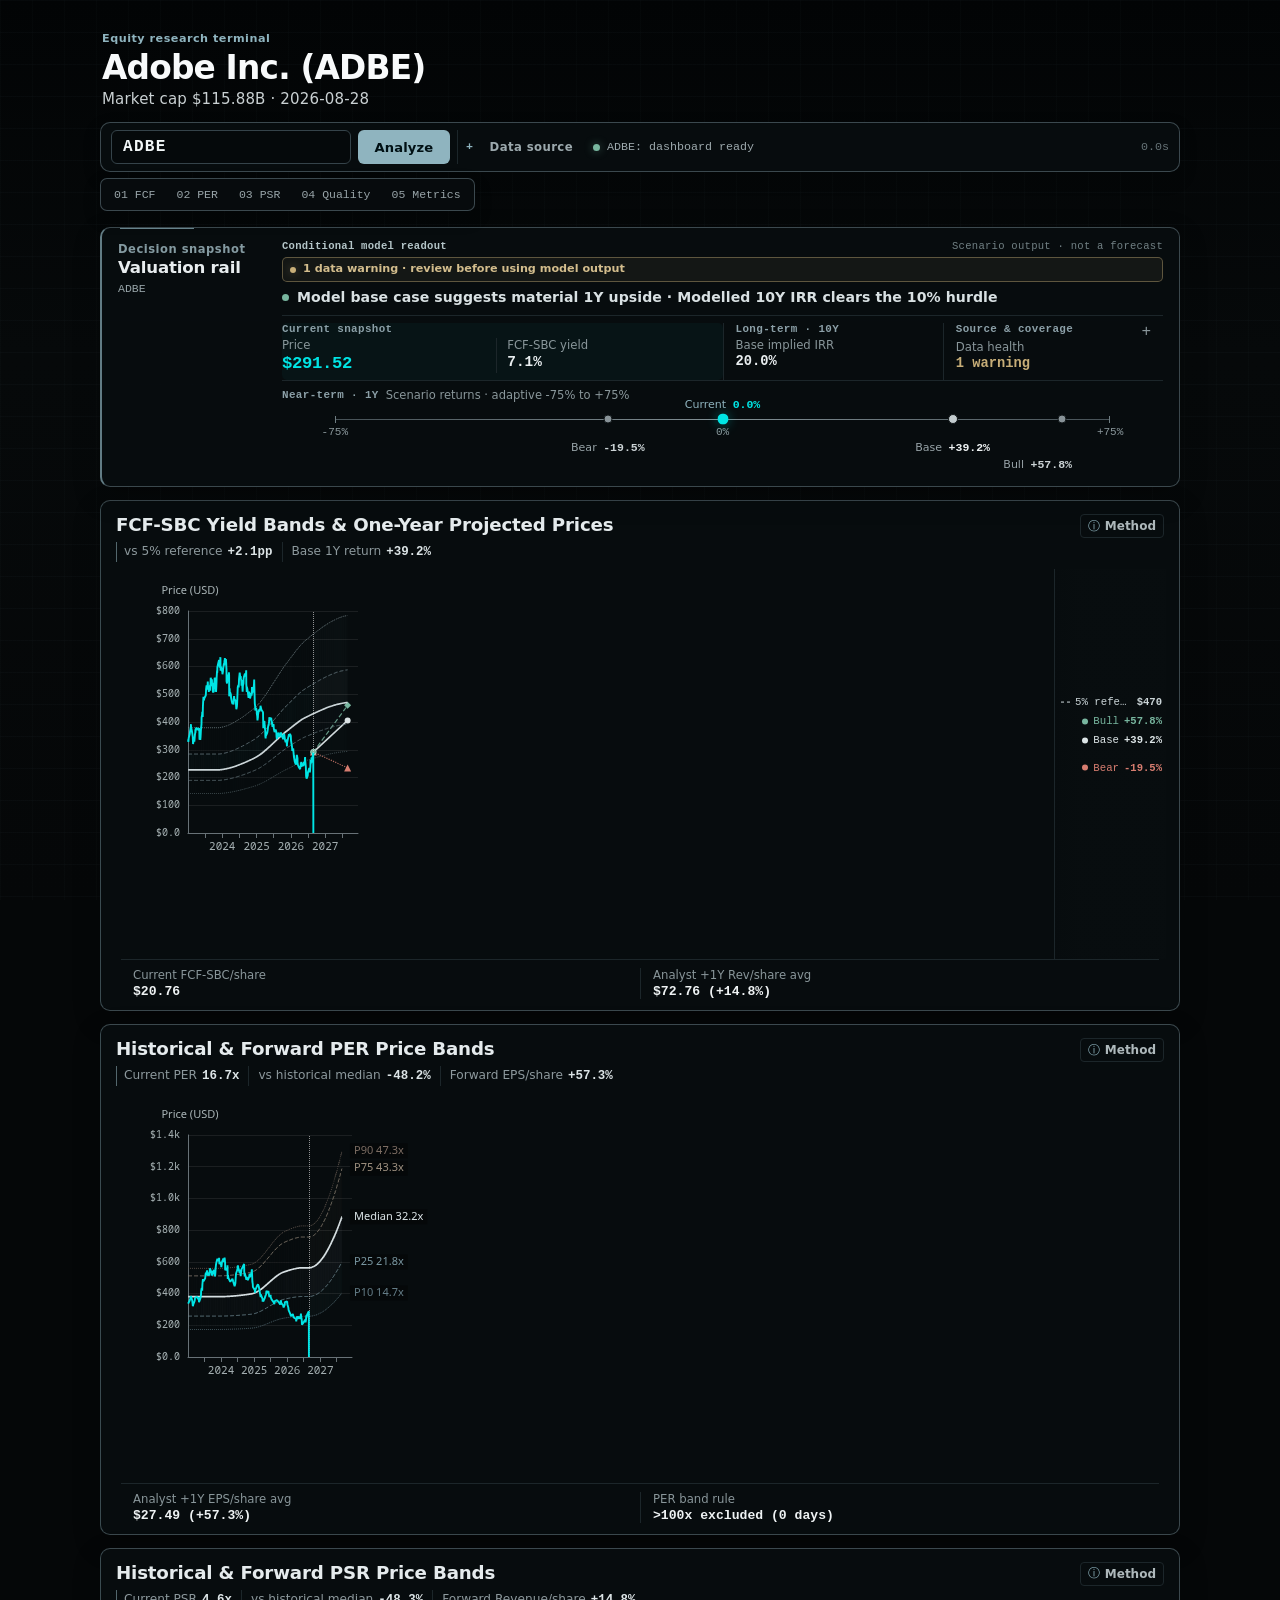
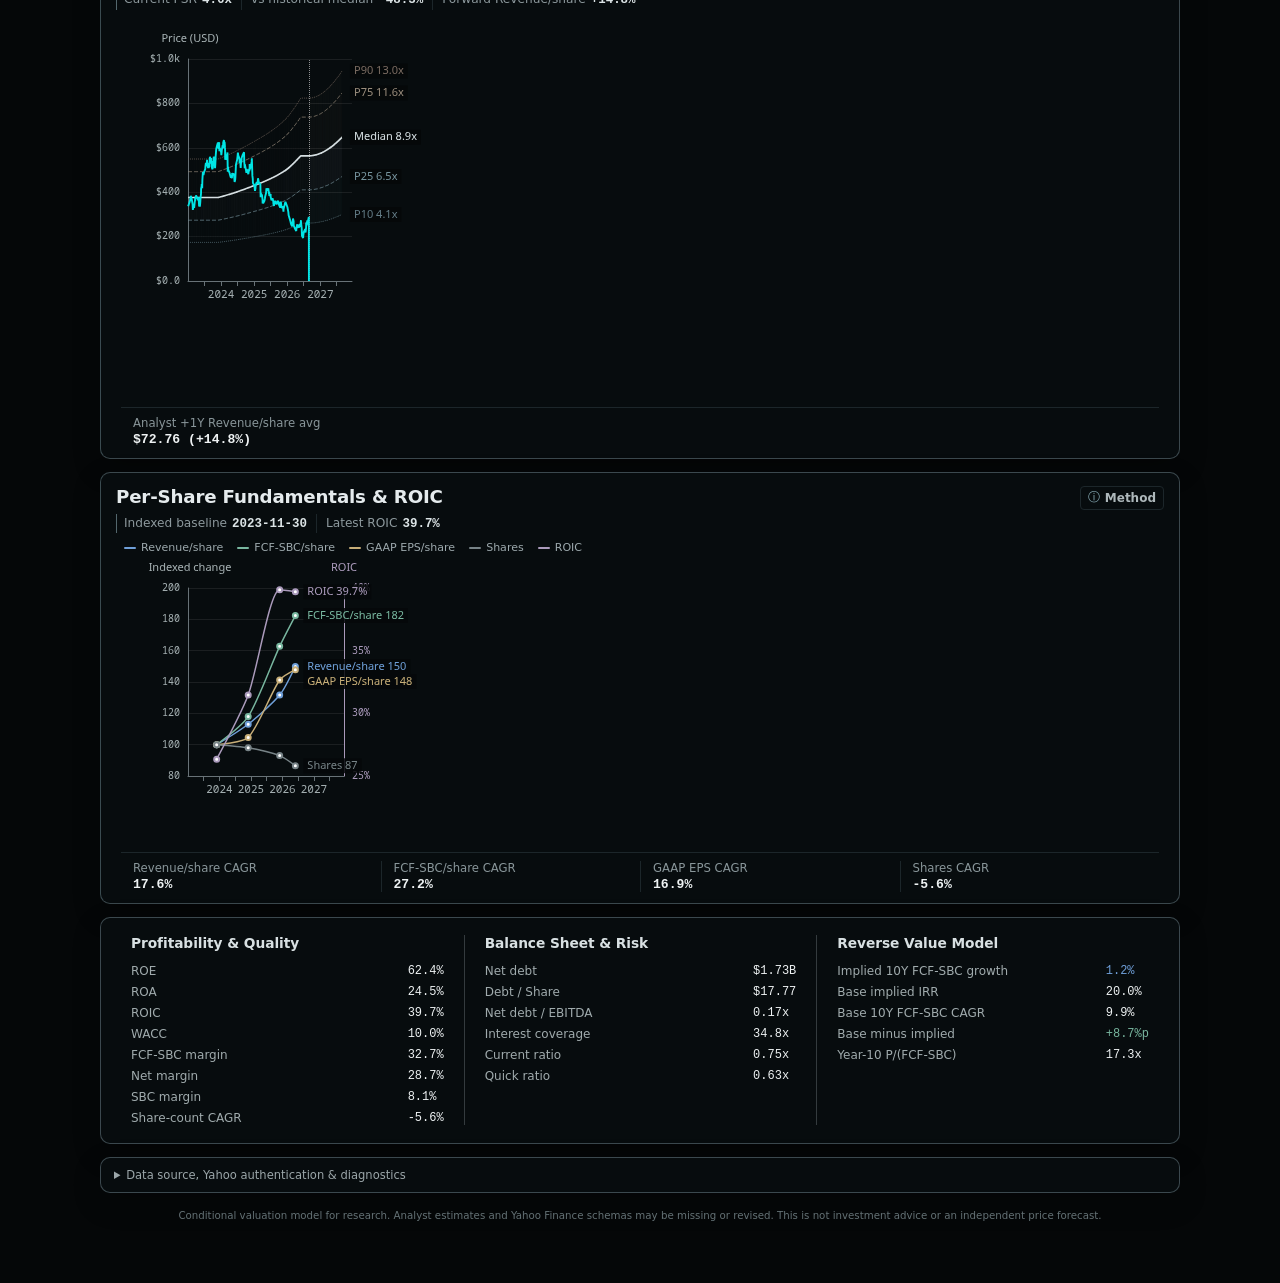
<file: plots/20260830/adbe-dashboard-mobile.html>
<!doctype html>
<html lang="en" style="--control-dock-offset: 132px;"><head>
  <meta charset="UTF-8">
  <meta name="viewport" content="width=device-width, initial-scale=1">
  <meta name="color-scheme" content="dark">
  <meta name="description" content="Yahoo Finance data-driven stock valuation dashboard">
  <title>Stock Value Dashboard — mobile static render</title>
  
  
  
<style data-snapshot-source="style.css">* {
  box-sizing: border-box;
}

:root {
  color-scheme: dark;
  font-family: Inter, ui-sans-serif, system-ui, -apple-system, sans-serif;
  background: #050708;
  color: #f1f5f6;
  font-synthesis: none;
  --bg: #050708;
  --panel: #090d0f;
  --panel-soft: #0c1215;
  --border: #30383c;
  --border-soft: #1c262a;
  --ui-accent: #8fb4bf;
  --ui-accent-hover: #b6cbd1;
  --muted: #9ca9ad;
  --muted-2: #707d81;
  --green: #78b69f;
  --red: #d77d70;
  --data-blue: #6f9fd8;
  --font-numeric: ui-monospace, SFMono-Regular, Menlo, Consolas, monospace;
  --control-dock-offset: 108px;
  --card-radius: 10px;
  --card-border: rgba(73, 88, 94, 0.8);
  --card-background: rgba(8, 13, 15, 0.94);
  --card-shadow: 0 10px 28px rgba(0, 0, 0, 0.22);
}

html {
  min-width: 320px;
  background: var(--bg);
}

body {
  margin: 0;
  min-width: 320px;
  min-height: 100vh;
  background-color: var(--bg);
  background:
    linear-gradient(rgba(143, 180, 191, 0.026) 1px, transparent 1px),
    linear-gradient(90deg, rgba(143, 180, 191, 0.02) 1px, transparent 1px),
    linear-gradient(180deg, #020405 0, #06090a 22rem, #050708 100%);
  background-attachment: fixed;
  background-size: 32px 32px, 32px 32px, 100% 100%;
}

button,
input {
  font: inherit;
}

button {
  border: 0;
}

.page-shell {
  width: min(100% - 28px, 1080px);
  margin: 0 auto;
  padding: 30px 0 60px;
}

.hero {
  padding: 2px 2px 14px;
  text-align: left;
}

.eyebrow,
.chart-kicker {
  margin: 0;
  color: var(--ui-accent);
  font-size: 0.7rem;
  font-weight: 650;
  letter-spacing: 0.045em;
}

.hero h1 {
  margin: 4px 0 3px;
  color: #f8fafb;
  font-size: clamp(1.45rem, 3vw, 2.05rem);
  font-weight: 560;
  letter-spacing: -0.025em;
}

.market-summary {
  margin: 0;
  color: #c9d0d2;
  font-size: clamp(0.78rem, 1.8vw, 0.94rem);
  letter-spacing: 0.01em;
}

.control-dock {
  position: sticky;
  top: 10px;
  z-index: 20;
  margin-bottom: 16px;
}

.query-panel {
  position: relative;
  margin-bottom: 0;
  border: 1px solid var(--card-border);
  border-radius: var(--card-radius);
  background: var(--card-background);
  box-shadow: var(--card-shadow);
  padding: 12px 14px 9px;
  backdrop-filter: blur(12px);
}

.query-form {
  display: grid;
  grid-template-columns: minmax(140px, 1fr) auto;
  align-items: end;
  gap: 10px;
}

.field {
  display: grid;
  gap: 5px;
}

.field > span {
  color: #96a3a7;
  font-size: 0.7rem;
  font-weight: 650;
  letter-spacing: 0.015em;
}

.field input {
  width: 100%;
  min-height: 39px;
  border: 1px solid #35434a;
  border-radius: 6px;
  outline: 0;
  background: #05090b;
  padding: 0 11px;
  color: #f3f8f9;
  transition: border-color 120ms ease, box-shadow 120ms ease;
}

.ticker-field input {
  font-family: var(--font-numeric);
  text-transform: uppercase;
  font-weight: 800;
  letter-spacing: 0.08em;
}

.field input:focus {
  border-color: var(--ui-accent);
  box-shadow: 0 0 0 2px rgba(143, 180, 191, 0.14);
}

#analyze-button {
  display: inline-flex;
  min-width: 116px;
  min-height: 39px;
  align-items: center;
  justify-content: center;
  gap: 8px;
  border-radius: 6px;
  background: var(--ui-accent);
  color: #001014;
  cursor: pointer;
  font-size: 0.82rem;
  font-weight: 750;
  letter-spacing: 0.01em;
  transition: background 120ms ease, transform 120ms ease, opacity 120ms ease;
}

#analyze-button:hover:not(:disabled) {
  background: var(--ui-accent-hover);
  transform: translateY(-1px);
}

#analyze-button:disabled {
  cursor: wait;
  opacity: 0.62;
}

.worker-settings {
  grid-column: 1 / -1;
  border-top: 1px solid var(--border-soft);
  color: var(--muted);
  font-size: 0.73rem;
}

.worker-settings summary {
  display: flex;
  align-items: center;
  justify-content: space-between;
  gap: 12px;
  padding: 7px 1px 0;
  cursor: pointer;
  font-weight: 700;
  letter-spacing: 0.035em;
  list-style: none;
  user-select: none;
}

.worker-settings summary::-webkit-details-marker {
  display: none;
}

.worker-settings summary::before {
  content: "+";
  width: 1em;
  color: var(--ui-accent);
  font-family: ui-monospace, SFMono-Regular, Menlo, monospace;
}

.worker-settings[open] summary::before {
  content: "−";
}

.worker-settings summary > :first-child {
  margin-right: auto;
}

.settings-summary-detail {
  color: var(--muted-2);
  font-weight: 500;
}

.worker-settings .worker-field {
  margin-top: 9px;
  padding: 0 0 3px 17px;
}

.button-spinner {
  display: none;
  width: 13px;
  height: 13px;
  border: 2px solid rgba(0, 20, 24, 0.25);
  border-top-color: #001014;
  border-radius: 50%;
  animation: spin 700ms linear infinite;
}

#analyze-button.loading .button-spinner {
  display: inline-block;
}

@keyframes spin {
  to { transform: rotate(360deg); }
}

.status-row {
  display: flex;
  min-height: 20px;
  align-items: center;
  gap: 7px;
  margin-top: 7px;
  color: #9da9ad;
  font-family: ui-monospace, SFMono-Regular, Menlo, monospace;
  font-size: 0.73rem;
}

.status-dot {
  width: 7px;
  height: 7px;
  flex: 0 0 auto;
  border-radius: 50%;
  background: #68767a;
}

.status-dot.loading {
  background: var(--ui-accent);
  box-shadow: 0 0 10px rgba(143, 180, 191, 0.58);
}

.status-dot.success {
  background: var(--green);
  box-shadow: 0 0 10px rgba(120, 182, 159, 0.45);
}

.status-dot.warning {
  background: #c7ae78;
}

.status-dot.error {
  background: var(--red);
  box-shadow: 0 0 10px rgba(215, 125, 112, 0.45);
}

.elapsed-text {
  margin-left: auto;
  color: #667377;
}

.loading-progress {
  grid-column: 1 / -1;
  display: grid;
  grid-template-columns: repeat(3, minmax(0, 1fr));
  gap: 6px;
  margin: 7px 0 1px;
  padding: 0;
  color: var(--muted-2);
  font-family: var(--font-numeric);
  font-size: 0.66rem;
  list-style: none;
}

.loading-progress[hidden] {
  display: none;
}

.loading-progress li {
  position: relative;
  display: flex;
  min-width: 0;
  align-items: center;
  gap: 5px;
  overflow: hidden;
  border: 1px solid transparent;
  border-radius: 4px;
  padding: 3px 4px;
  white-space: nowrap;
}

.loading-progress li::before {
  width: 6px;
  height: 6px;
  flex: 0 0 auto;
  border: 1px solid #4a575c;
  border-radius: 50%;
  background: transparent;
  content: "";
}

.loading-step-name {
  min-width: 0;
  overflow: hidden;
  text-overflow: ellipsis;
}

.loading-step-name-compact {
  display: none;
}

.loading-step-state {
  margin-left: auto;
  color: #6f7d81;
  font-size: 0.59rem;
  font-weight: 600;
}

.loading-progress li.active {
  border-color: rgba(143, 180, 191, 0.3);
  color: #d7e1e3;
}

.loading-progress li.active::before {
  border-color: var(--ui-accent);
  background: var(--ui-accent);
  box-shadow: 0 0 8px rgba(143, 180, 191, 0.58);
}

.loading-progress li.active .loading-step-state {
  color: var(--ui-accent-hover);
}

.loading-progress li.ready {
  color: #b7c8c9;
}

.loading-progress li.ready::before {
  border-color: var(--green);
  background: var(--green);
}

.loading-progress li.ready .loading-step-state {
  color: #87a99e;
}

.loading-progress li.review {
  border-color: rgba(199, 174, 120, 0.25);
  color: #c7b995;
}

.loading-progress li.review::before {
  border-color: #c7ae78;
  background: #c7ae78;
}

.loading-progress li.review .loading-step-state {
  color: #c7ae78;
}

body.dashboard-ready .query-panel {
  display: grid;
  grid-template-columns: minmax(340px, 470px) minmax(0, 1fr);
  align-items: center;
  gap: 12px;
  padding: 7px 10px;
  box-shadow: 0 7px 18px rgba(0, 0, 0, 0.18);
}

body.dashboard-ready .query-form {
  grid-template-columns: minmax(120px, 1fr) auto auto;
  align-items: center;
  gap: 7px;
}

body.dashboard-ready .ticker-field > span {
  display: none;
}

body.dashboard-ready .field input,
body.dashboard-ready #analyze-button {
  min-height: 34px;
}

body.dashboard-ready #analyze-button {
  min-width: 92px;
}

body.dashboard-ready .worker-settings {
  position: relative;
  grid-column: auto;
  border-top: 0;
}

body.dashboard-ready .worker-settings summary {
  min-height: 34px;
  justify-content: flex-start;
  padding: 0 8px;
  border-left: 1px solid var(--border-soft);
}

body.dashboard-ready .settings-summary-detail {
  display: none;
}

body.dashboard-ready .worker-settings .worker-field {
  position: absolute;
  top: 40px;
  right: 0;
  z-index: 30;
  width: min(420px, calc(100vw - 32px));
  margin: 0;
  border: 1px solid var(--card-border);
  border-radius: 7px;
  background: #080d0f;
  box-shadow: var(--card-shadow);
  padding: 10px;
}

body.dashboard-ready .status-row {
  min-width: 0;
  margin-top: 0;
}

body.dashboard-ready #status-text {
  overflow: hidden;
  text-overflow: ellipsis;
  white-space: nowrap;
}

.dashboard {
  display: grid;
  gap: 13px;
}

.dashboard[hidden] {
  display: none;
}

.valuation-rail {
  position: relative;
  display: grid;
  grid-template-columns: 148px minmax(0, 1fr);
  column-gap: 16px;
  padding: 12px 16px 9px;
  border-left: 2px solid rgba(143, 180, 191, 0.68);
}

.valuation-rail::before {
  position: absolute;
  top: 0;
  left: 18px;
  width: 74px;
  height: 1px;
  background: var(--ui-accent);
  content: "";
  opacity: 0.72;
}

.rail-header {
  padding-top: 2px;
}

.rail-kicker {
  margin: 0 0 2px;
  color: #849aa1;
  font-size: 0.72rem;
  font-weight: 650;
  letter-spacing: 0.045em;
}

.rail-header h2 {
  margin: 0;
  color: #e8edef;
  font-size: 1.04rem;
  font-weight: 700;
  letter-spacing: -0.012em;
}

.rail-context {
  margin: 5px 0 0;
  color: #97a4a8;
  font-family: var(--font-numeric);
  font-size: 0.72rem;
}

.rail-body {
  min-width: 0;
}

.rail-readout-meta {
  display: flex;
  align-items: baseline;
  justify-content: space-between;
  gap: 12px;
  margin: 0 0 5px;
  color: #839196;
  font-family: var(--font-numeric);
  font-size: 0.66rem;
  letter-spacing: 0.025em;
}

.rail-readout-meta span:first-child {
  color: #b4c5c8;
  font-weight: 700;
}

.rail-readout-meta span:last-child {
  color: #718084;
  text-align: right;
}

.rail-data-notice {
  display: flex;
  min-height: 25px;
  align-items: center;
  gap: 7px;
  margin: 0 0 6px;
  border: 1px solid rgba(199, 174, 120, 0.42);
  border-radius: 5px;
  background: rgba(199, 174, 120, 0.07);
  padding: 4px 7px;
  color: #d3bd8d;
  font-size: 0.7rem;
  line-height: 1.3;
}

.rail-data-notice[hidden] {
  display: none;
}

.rail-data-notice-dot {
  width: 6px;
  height: 6px;
  flex: 0 0 auto;
  border-radius: 50%;
  background: #c7ae78;
  box-shadow: 0 0 8px rgba(199, 174, 120, 0.35);
}

.rail-verdict {
  display: flex;
  min-height: 25px;
  align-items: center;
  gap: 8px;
  margin: 0 0 7px;
  border-bottom: 1px solid var(--border-soft);
  padding: 0 0 8px;
  color: #d9e1e3;
  font-size: 0.88rem;
  font-weight: 650;
  line-height: 1.35;
  letter-spacing: 0.005em;
}

.rail-verdict::before {
  width: 7px;
  height: 7px;
  flex: 0 0 auto;
  border-radius: 50%;
  background: #89969a;
  content: "";
}

.rail-verdict.verdict-positive::before { background: var(--green); }
.rail-verdict.verdict-caution::before { background: #c7ae78; }
.rail-verdict.verdict-negative::before { background: var(--red); }

.rail-verdict-copy {
  min-width: 0;
}

.rail-current-group {
  border-radius: 5px;
  background: rgba(0, 229, 229, 0.035);
  padding-top: 6px;
  padding-bottom: 8px;
}

.rail-current-group .rail-metric:first-child > strong {
  color: #00e5e5;
  font-size: 1.08rem;
  letter-spacing: -0.02em;
}

.rail-current-group .rail-metric + .rail-metric > strong {
  font-size: 0.9rem;
}

.rail-verdict-qualifier {
  flex: 0 0 auto;
  margin-left: auto;
  border: 1px solid rgba(199, 174, 120, 0.34);
  border-radius: 999px;
  padding: 2px 7px;
  color: #c7ae78;
  font-family: var(--font-numeric);
  font-size: 0.66rem;
  font-weight: 600;
  white-space: nowrap;
}

.rail-metrics {
  display: grid;
  grid-template-columns: minmax(220px, 2fr) minmax(130px, 1fr) minmax(150px, 1fr);
  min-width: 0;
  margin: 0;
  border-bottom: 1px solid var(--border-soft);
}

.rail-metric-group {
  position: relative;
  min-width: 0;
  padding: 0 12px 7px;
}

.rail-metric-group:first-child {
  padding-left: 0;
}

.rail-metric-group + .rail-metric-group {
  border-left: 1px solid var(--border-soft);
}

.rail-group-label {
  display: block;
  margin-bottom: 3px;
  color: #8ca0a8;
  font-family: var(--font-numeric);
  font-size: 0.68rem;
  font-weight: 700;
  letter-spacing: 0.035em;
}

.rail-group-values {
  display: grid;
  grid-template-columns: repeat(2, minmax(0, 1fr));
}

.rail-metric {
  display: grid;
  min-width: 0;
  align-content: start;
  gap: 2px;
}

.rail-current-group .rail-metric {
  padding-right: 10px;
}

.rail-current-group .rail-metric + .rail-metric {
  border-left: 1px solid var(--border-soft);
  padding-right: 0;
  padding-left: 10px;
}

.rail-metric-label {
  overflow: hidden;
  color: #89969a;
  font-size: 0.73rem;
  text-overflow: ellipsis;
  white-space: nowrap;
}

.rail-metric > strong,
.rail-health-details summary > strong {
  overflow: hidden;
  color: #e9eef0;
  font-family: var(--font-numeric);
  font-size: 0.86rem;
  font-variant-numeric: tabular-nums;
  font-weight: 650;
  text-overflow: ellipsis;
  white-space: nowrap;
}

.rail-health-details summary {
  position: relative;
  display: grid;
  gap: 2px;
  cursor: pointer;
  list-style: none;
}

.rail-health-details summary::-webkit-details-marker {
  display: none;
}

.rail-health-details summary::after {
  position: absolute;
  top: 0;
  right: 0;
  color: #8a979b;
  content: "+";
  font-family: var(--font-numeric);
}

.rail-health-details[open] summary::after {
  content: "−";
}

.rail-health-details summary > strong.rail-health-warning {
  color: #c7ae78;
}

.rail-health-popover {
  position: absolute;
  top: calc(100% + 8px);
  right: 0;
  z-index: 40;
  width: min(390px, calc(100vw - 34px));
  max-height: min(70vh, 520px);
  overflow-y: auto;
  border: 1px solid var(--card-border);
  border-radius: 7px;
  background: #080d0f;
  box-shadow: 0 14px 32px rgba(0, 0, 0, 0.42);
  padding: 10px 12px;
  color: #9ca9ad;
  font-size: 0.75rem;
  line-height: 1.45;
}

.rail-health-popover p {
  margin: 0;
  color: #cbd3d5;
}

.rail-health-popover h3 {
  margin: 10px 0 4px;
  color: #9dabad;
  font-size: 0.68rem;
  font-weight: 700;
  letter-spacing: 0.04em;
  text-transform: uppercase;
}

.rail-health-popover ul {
  display: grid;
  gap: 4px;
  margin: 0 0 7px;
  padding: 0;
  list-style: none;
}

.rail-health-popover li {
  display: flex;
  justify-content: space-between;
  gap: 12px;
  border-top: 1px solid var(--border-soft);
  padding-top: 4px;
}

.rail-health-popover li > span {
  display: grid;
  min-width: 0;
  gap: 2px;
}

.rail-health-popover li small {
  color: #8d999d;
  font-size: 0.69rem;
  line-height: 1.35;
}

.rail-health-popover li > strong {
  color: #d8e0e2;
  font-family: var(--font-numeric);
  font-weight: 600;
}

.rail-health-popover li > strong.endpoint-failed {
  color: #c7ae78;
}

.rail-health-popover a {
  color: var(--ui-accent-hover);
  text-decoration: none;
}

.valuation-track {
  position: relative;
  height: 96px;
  margin: 0;
}

.valuation-track-meta {
  position: absolute;
  top: 7px;
  left: 0;
  display: flex;
  align-items: center;
  gap: 7px;
  color: #89969a;
  font-size: 0.72rem;
}

.valuation-track-meta .rail-group-label {
  display: inline;
  margin: 0;
}

.valuation-track-line {
  position: absolute;
  top: 38px;
  right: 6%;
  left: 6%;
  height: 1px;
  background: linear-gradient(90deg, #465156, #829095 50%, #465156);
}

.valuation-track-line::before,
.valuation-track-line::after {
  position: absolute;
  top: -3px;
  width: 1px;
  height: 7px;
  background: #6f7d82;
  content: "";
}

.valuation-track-line::before { left: 0; }
.valuation-track-line::after { right: 0; }

.valuation-track-tick {
  position: absolute;
  top: 45px;
  color: #8a979b;
  font-family: var(--font-numeric);
  font-size: 0.69rem;
  font-variant-numeric: tabular-nums;
  transform: translateX(-50%);
}

.valuation-track-tick-low { left: 6%; }
.valuation-track-tick-mid { left: 50%; }
.valuation-track-tick-high { left: 94%; }

.rail-marker {
  --lane: 0;
  position: absolute;
  top: 38px;
  width: 0;
  height: 0;
  color: #9da8ab;
}

.rail-marker::before {
  position: absolute;
  width: 7px;
  height: 7px;
  border: 1px solid #111719;
  border-radius: 50%;
  background: #889398;
  content: "";
  transform: translate(-50%, -50%);
}

.rail-marker-label {
  position: absolute;
  left: 0;
  width: 126px;
  color: #98a4a8;
  font-size: 0.69rem;
  line-height: 1.3;
  text-align: center;
  transform: translateX(-50%);
  white-space: nowrap;
}

.rail-marker-label strong {
  margin-left: 3px;
  color: #cbd3d5;
  font-family: var(--font-numeric);
  font-size: 0.72rem;
  font-variant-numeric: tabular-nums;
  font-weight: 600;
}

.rail-marker-edge-left .rail-marker-label {
  text-align: left;
  transform: translateX(-8%);
}

.rail-marker-edge-right .rail-marker-label {
  text-align: right;
  transform: translateX(-92%);
}

.rail-marker-current::before {
  width: 9px;
  height: 9px;
  border-color: rgba(0, 229, 229, 0.3);
  background: #00e5e5;
  box-shadow: 0 0 12px rgba(0, 229, 229, 0.42);
}

.rail-marker-current .rail-marker-label {
  bottom: 6px;
  color: #8fb4bf;
}

.rail-marker-current .rail-marker-label strong {
  color: #00e5e5;
}

.rail-marker-target .rail-marker-label {
  top: calc(22px + var(--lane) * 17px);
}

.rail-marker-base::before {
  width: 8px;
  height: 8px;
  background: #c3cccf;
}

.rail-marker-base .rail-marker-label strong {
  color: #eef2f3;
}

.rail-marker-overflow-low::after,
.rail-marker-overflow-high::after {
  position: absolute;
  top: -10px;
  color: #b8c2c5;
  content: "";
  font-family: var(--font-numeric);
  font-size: 0.82rem;
  font-weight: 800;
}

.rail-marker-overflow-low::after {
  right: 7px;
  content: "‹";
}

.rail-marker-overflow-high::after {
  left: 7px;
  content: "›";
}

.rail-marker[hidden] {
  display: none;
}

.valuation-track-empty::after {
  position: absolute;
  top: 60px;
  left: 50%;
  color: #68767a;
  content: "Scenario range unavailable";
  font-size: 0.62rem;
  transform: translateX(-50%);
}

.section-nav {
  display: flex;
  align-items: center;
  gap: 3px;
  width: max-content;
  max-width: 100%;
  overflow-x: auto;
  border: 1px solid var(--card-border);
  border-radius: 7px;
  background: rgba(8, 13, 15, 0.92);
  box-shadow: 0 7px 18px rgba(0, 0, 0, 0.18);
  padding: 4px;
  backdrop-filter: blur(12px);
  scrollbar-width: none;
  margin-top: 6px;
}

body:not(.dashboard-ready) .section-nav {
  display: none;
}

.section-nav::-webkit-scrollbar {
  display: none;
}

.section-nav a {
  flex: 0 0 auto;
  border-radius: 4px;
  padding: 5px 9px;
  color: #98a4a8;
  font-family: var(--font-numeric);
  font-size: 0.72rem;
  text-decoration: none;
  transition: background 120ms ease, color 120ms ease;
}

.section-nav a:hover,
.section-nav a:focus-visible,
.section-nav a[aria-current="location"] {
  outline: 0;
  background: #11191c;
  color: #dce4e6;
}

.mobile-identity {
  display: none;
}

#fcf-section,
#per-section,
#psr-section,
#quality-section,
#metrics-section,
#diagnostics-section {
  scroll-margin-top: var(--control-dock-offset);
}

.chart-card,
.valuation-rail,
.metrics-board,
.diagnostics {
  overflow: hidden;
  border: 1px solid var(--card-border);
  border-radius: var(--card-radius);
  background: var(--card-background);
  box-shadow: var(--card-shadow);
}

.valuation-rail {
  z-index: 16;
  overflow: visible;
  border-left: 2px solid rgba(143, 180, 191, 0.68);
}

.chart-card {
  border-left-color: rgba(143, 180, 191, 0.38);
  padding: 13px 13px 9px;
}

.card-heading {
  display: flex;
  align-items: flex-start;
  justify-content: space-between;
  gap: 16px;
  padding: 0 2px 7px;
}

.card-heading h2 {
  margin: 0;
  color: #e5ebed;
  font-size: clamp(1rem, 2vw, 1.14rem);
  font-weight: 700;
  letter-spacing: -0.01em;
}

.card-copy {
  min-width: 0;
  flex: 1 1 auto;
}

.chart-insight {
  display: flex;
  max-width: 100%;
  overflow-x: auto;
  margin: 7px 0 0;
  border-left: 1px solid #53676d;
  padding-left: 7px;
  color: #b3bec1;
  font-size: 0.76rem;
  line-height: 1.35;
  scrollbar-width: none;
  white-space: nowrap;
}

.chart-insight::-webkit-scrollbar {
  display: none;
}

.insight-token {
  display: inline-flex;
  flex: 0 0 auto;
  align-items: baseline;
  gap: 5px;
  padding: 1px 9px;
}

.insight-token + .insight-token {
  border-left: 1px solid var(--border-soft);
}

.insight-token:first-child {
  padding-left: 0;
}

.insight-token span {
  color: #8d999d;
}

.insight-token strong {
  color: #dce4e6;
  font-family: var(--font-numeric);
  font-size: 0.78rem;
  font-weight: 620;
}

.chart-insight[hidden] {
  display: none;
}

.chart-method {
  flex: 0 0 auto;
  max-width: 44%;
  margin: 0;
  color: #a0abad;
  font-size: 0.75rem;
  text-align: right;
}

.chart-method summary {
  display: inline-flex;
  align-items: center;
  gap: 5px;
  border: 1px solid var(--border-soft);
  border-radius: 4px;
  padding: 4px 7px;
  color: #aeb8bb;
  cursor: pointer;
  font-weight: 650;
  list-style: none;
}

.chart-method summary::-webkit-details-marker {
  display: none;
}

.chart-method summary::before {
  color: var(--ui-accent);
  content: "ⓘ";
  font-family: inherit;
  font-size: 0.78rem;
  line-height: 1;
}

.chart-method p {
  margin: 7px 0 0;
  line-height: 1.5;
}

.chart {
  width: 100%;
  min-height: 280px;
}

.fcf-chart-frame {
  position: relative;
  min-width: 0;
}

.fcf-scenario-rail {
  position: absolute;
  top: 0;
  right: 0;
  bottom: 0;
  width: 112px;
  border-left: 1px solid var(--border-soft);
  background: linear-gradient(90deg, rgba(8, 13, 15, 0.06), rgba(8, 13, 15, 0.84) 22%);
  pointer-events: none;
}

.fcf-scenario-item {
  position: absolute;
  right: 0;
  display: flex;
  width: 100%;
  align-items: center;
  justify-content: flex-end;
  gap: 5px;
  transform: translateY(-50%);
  padding: 2px 4px 2px 6px;
  color: var(--scenario-color);
  font-family: var(--font-numeric);
  font-size: 0.67rem;
  line-height: 1.2;
  white-space: nowrap;
}

.fcf-scenario-item::before {
  width: 6px;
  height: 6px;
  flex: 0 0 auto;
  border-radius: 50%;
  background: var(--scenario-color);
  content: "";
}

.fcf-scenario-reference::before {
  width: 9px;
  height: 0;
  border-top: 1px dashed var(--scenario-color);
  border-radius: 0;
  background: transparent;
}

.fcf-scenario-name {
  overflow: hidden;
  text-overflow: ellipsis;
}

.fcf-scenario-item strong {
  color: var(--scenario-color);
  font-size: 0.66rem;
  font-weight: 650;
}

.fcf-scenario-label-compact {
  display: none;
}

.coordinate-tooltip {
  position: fixed;
  z-index: 60;
  max-width: min(220px, calc(100vw - 20px));
  pointer-events: none;
  border: 1px solid #4a5559;
  border-radius: 5px;
  background: rgba(3, 6, 7, 0.96);
  box-shadow: 0 8px 18px rgba(0, 0, 0, 0.34);
  padding: 6px 8px;
  color: #e7edef;
  font-family: var(--font-numeric);
  font-size: 0.76rem;
  line-height: 1.45;
  white-space: nowrap;
}

.coordinate-tooltip[hidden] {
  display: none;
}

.coordinate-tooltip-label {
  color: #7f8d91;
  margin-right: 6px;
}

.chart-tall {
  height: 390px;
}

.chart-fundamentals {
  height: 300px;
}

.fundamentals-legend {
  display: flex;
  flex-wrap: wrap;
  align-items: center;
  gap: 5px 14px;
  margin: 1px 10px -2px;
  color: #9da9ad;
  font-size: 0.69rem;
}

.fundamentals-legend > span {
  display: inline-flex;
  align-items: center;
  gap: 5px;
  white-space: nowrap;
}

.legend-swatch {
  width: 12px;
  height: 2px;
  border-radius: 2px;
  background: currentColor;
  font-style: normal;
}

.legend-revenue { color: #6f9fd8; }
.legend-fcf { color: #78b69f; }
.legend-eps { color: #c7ae78; }
.legend-shares { color: #778387; }
.legend-roic { color: #aa9abb; }

.chart-caption {
  display: grid;
  grid-template-columns: repeat(auto-fit, minmax(170px, 1fr));
  min-height: 38px;
  gap: 0;
  margin: 0 7px;
  border-top: 1px solid var(--border-soft);
  padding: 8px 0 2px;
  color: #b8c1c4;
  font-size: 0.77rem;
}

.caption-metric {
  display: grid;
  gap: 2px;
  min-width: 0;
  padding: 0 12px;
}

.caption-metric + .caption-metric {
  border-left: 1px solid var(--border-soft);
}

.caption-label {
  overflow: hidden;
  color: #89969a;
  font-size: 0.73rem;
  text-overflow: ellipsis;
  white-space: nowrap;
}

.caption-metric strong {
  overflow: hidden;
  color: #eef2f3;
  font-family: var(--font-numeric);
  font-size: 0.82rem;
  font-variant-numeric: tabular-nums;
  font-weight: 680;
  text-overflow: ellipsis;
  white-space: nowrap;
}

.metrics-board {
  display: grid;
  grid-template-columns: repeat(3, 1fr);
  padding: 17px 10px 18px;
}

.metric-section {
  min-width: 0;
  padding: 0 20px;
}

.metric-section + .metric-section {
  border-left: 1px solid #343b3e;
}

.metric-section h2 {
  margin: 0 0 13px;
  color: #d8e0e2;
  font-size: 0.86rem;
  font-weight: 700;
  letter-spacing: -0.005em;
}

.metric-list {
  display: grid;
  grid-template-columns: minmax(0, 1fr) auto;
  gap: 7px 12px;
  margin: 0;
  font-size: 0.75rem;
}

.metric-list dt {
  overflow: hidden;
  color: #a0abad;
  text-overflow: ellipsis;
  white-space: nowrap;
}

.metric-list dd {
  margin: 0;
  color: #eef2f3;
  font-family: var(--font-numeric);
  font-variant-numeric: tabular-nums;
}

.metric-list dd.data-blue { color: var(--data-blue); }
.metric-list dd.green { color: var(--green); }
.metric-list dd.red { color: var(--red); }

.diagnostics {
  color: #9ba6a9;
  font-size: 0.72rem;
}

.diagnostics summary {
  cursor: pointer;
  padding: 10px 13px;
  user-select: none;
}

.diagnostics pre {
  max-height: 360px;
  margin: 0;
  overflow: auto;
  border-top: 1px solid #252d30;
  background: #030506;
  padding: 13px;
  color: #a9c5ca;
  font-size: 0.68rem;
  line-height: 1.55;
  white-space: pre-wrap;
  overflow-wrap: anywhere;
}

.disclaimer {
  margin: 2px 0 0;
  color: #647175;
  font-size: 0.64rem;
  line-height: 1.55;
  text-align: center;
}

@media (max-width: 760px) {
  .page-shell {
    width: min(100% - 16px, 1080px);
    padding-top: 18px;
  }

  .control-dock {
    position: sticky;
    top: 0;
    z-index: 30;
    padding-top: 6px;
    background: linear-gradient(180deg, rgba(5, 7, 8, 0.98) 0%, rgba(5, 7, 8, 0.92) 82%, transparent 100%);
  }

  body.dashboard-ready .query-panel {
    max-height: 160px;
    overflow: visible;
    opacity: 1;
    transform: translateY(0);
    transition: max-height 180ms ease, opacity 130ms ease, transform 180ms ease,
      padding 180ms ease, border-width 180ms ease;
  }

  body.dashboard-ready.mobile-dock-condensed .query-panel {
    max-height: 0;
    overflow: hidden;
    border-width: 0;
    padding-top: 0;
    padding-bottom: 0;
    opacity: 0;
    pointer-events: none;
    transform: translateY(-8px);
  }

  body.dashboard-ready.mobile-dock-condensed .section-nav {
    margin-top: 0;
  }

  body.dashboard-ready.mobile-dock-condensed .mobile-identity {
    display: flex;
    min-height: 28px;
    align-items: center;
    gap: 6px;
    margin: 0 0 4px;
    border: 1px solid var(--border-soft);
    border-radius: 5px;
    background: rgba(8, 13, 15, 0.92);
    padding: 4px 8px;
    color: #b6c7ca;
    font-family: var(--font-numeric);
    font-size: 0.68rem;
    letter-spacing: 0.04em;
  }

  .mobile-identity-ticker {
    color: #dce4e6;
    font-weight: 750;
  }

  .mobile-identity-separator {
    color: #5d6b70;
  }

  .mobile-identity strong {
    color: #00e5e5;
    font-weight: 700;
  }

  #fcf-section,
  #per-section,
  #psr-section,
  #quality-section,
  #metrics-section,
  #diagnostics-section {
    scroll-margin-top: var(--control-dock-offset);
  }

  body.dashboard-ready .query-panel {
    display: block;
    padding: 12px 14px 9px;
  }

  .query-form,
  body.dashboard-ready .query-form {
    grid-template-columns: 1fr 1fr;
    align-items: end;
    gap: 10px;
  }

  body.dashboard-ready .ticker-field > span,
  body.dashboard-ready .settings-summary-detail {
    display: inline;
  }

  body.dashboard-ready .field input,
  body.dashboard-ready #analyze-button {
    min-height: 39px;
  }

  body.dashboard-ready #analyze-button {
    min-width: 116px;
  }

  body.dashboard-ready .worker-settings {
    grid-column: 1 / -1;
    border-top: 1px solid var(--border-soft);
  }

  body.dashboard-ready .worker-settings summary {
    min-height: auto;
    justify-content: space-between;
    padding: 7px 1px 0;
    border-left: 0;
  }

  body.dashboard-ready .worker-settings .worker-field {
    position: static;
    width: auto;
    margin-top: 9px;
    border: 0;
    border-radius: 0;
    background: transparent;
    box-shadow: none;
    padding: 0 0 3px 17px;
  }

  body.dashboard-ready .status-row {
    margin-top: 7px;
  }

  body.dashboard-ready .loading-progress {
    margin-top: 5px;
  }

  .valuation-rail {
    grid-template-columns: 1fr;
    row-gap: 9px;
  }

  .rail-header {
    display: flex;
    align-items: flex-end;
    justify-content: space-between;
    gap: 12px;
  }

  .rail-context {
    margin: 0;
  }

  .rail-metrics {
    grid-template-columns: minmax(220px, 1.7fr) minmax(120px, 1fr) minmax(135px, 1fr);
  }

  .rail-verdict {
    flex-wrap: wrap;
    font-size: 0.82rem;
  }

  .rail-verdict-qualifier {
    margin-left: 15px;
  }

  .rail-readout-meta {
    align-items: flex-start;
    flex-direction: column;
    gap: 2px;
  }

  .rail-readout-meta span:last-child {
    text-align: left;
  }

  .rail-data-notice {
    font-size: 0.66rem;
  }

  .fcf-scenario-rail {
    width: 96px;
  }

  #analyze-button {
    grid-column: 2;
    grid-row: 1;
  }

  .card-heading {
    align-items: flex-start;
    flex-direction: column;
    gap: 5px;
  }

  .chart-method {
    max-width: none;
    text-align: left;
  }

  .chart-tall {
    height: 350px;
  }

  .metrics-board {
    grid-template-columns: 1fr;
  }

  .metric-section {
    padding: 13px 14px;
  }

  .metric-section + .metric-section {
    border-top: 1px solid #343b3e;
    border-left: 0;
  }
}

@media (max-width: 620px) {
  .rail-metrics {
    grid-template-columns: repeat(2, minmax(0, 1fr));
    border-top: 1px solid var(--border-soft);
  }

  .rail-current-group {
    grid-column: 1 / -1;
    border-bottom: 1px solid var(--border-soft);
    padding: 7px 0;
  }

  .rail-long-term-group {
    border-left: 0;
    padding: 7px 10px 7px 0;
  }

  .rail-health-details {
    padding-top: 7px;
    padding-right: 0;
  }
}

@media (max-width: 470px) {
  .query-form {
    grid-template-columns: 1fr;
  }

  body.dashboard-ready .query-panel {
    padding: 6px 8px 5px;
  }

  body.dashboard-ready .query-form {
    position: relative;
    grid-template-columns: minmax(0, 1fr) 82px 48px;
    align-items: center;
    gap: 6px;
  }

  body.dashboard-ready .ticker-field > span {
    display: none;
  }

  body.dashboard-ready .field input,
  body.dashboard-ready #analyze-button {
    min-height: 34px;
  }

  #analyze-button {
    grid-column: 1;
    grid-row: auto;
  }

  body.dashboard-ready #analyze-button {
    grid-column: 2;
    grid-row: 1;
    min-width: 0;
  }

  .worker-settings {
    grid-column: 1;
  }

  body.dashboard-ready .worker-settings {
    grid-column: 3;
    grid-row: 1;
    border-top: 0;
  }

  body.dashboard-ready .worker-settings summary {
    width: 48px;
    min-height: 34px;
    justify-content: center;
    border: 1px solid var(--border-soft);
    border-radius: 5px;
    padding: 0;
    font-size: 0;
  }

  body.dashboard-ready .worker-settings summary::before {
    content: "Data";
    font-size: 0.65rem;
    font-weight: 700;
  }

  body.dashboard-ready .worker-settings[open] summary::before {
    content: "Data";
  }

  body.dashboard-ready .worker-settings[open] summary {
    border-color: rgba(143, 180, 191, 0.58);
    background: #10181b;
  }

  body.dashboard-ready .worker-settings .worker-field {
    position: absolute;
    top: 40px;
    right: 0;
    z-index: 40;
    width: calc(100vw - 32px);
    margin: 0;
    border: 1px solid var(--card-border);
    border-radius: 7px;
    background: #080d0f;
    box-shadow: var(--card-shadow);
    padding: 10px;
  }

  body.dashboard-ready .status-row {
    margin-top: 4px;
  }

  .loading-progress {
    gap: 3px;
    font-size: 0.61rem;
  }

  .loading-progress li {
    gap: 3px;
    padding-right: 2px;
    padding-left: 2px;
  }

  .loading-step-state {
    font-size: 0.53rem;
  }

  .loading-step-name-full {
    display: none;
  }

  .loading-step-name-compact {
    display: inline;
  }

  .section-nav {
    width: 100%;
  }

  .section-nav a {
    display: inline-flex;
    min-height: 32px;
    flex: 1 0 auto;
    align-items: center;
    justify-content: center;
    padding: 4px 7px;
  }

  .fcf-scenario-rail {
    width: 84px;
  }

  .fcf-scenario-item {
    gap: 3px;
    padding-right: 2px;
    padding-left: 3px;
    font-size: 0.62rem;
  }

  .fcf-scenario-item strong {
    font-size: 0.61rem;
  }

  .fcf-scenario-label-full {
    display: none;
  }

  .fcf-scenario-label-compact {
    display: inline;
  }

  .chart-insight {
    flex-wrap: wrap;
    overflow: visible;
    border-left: 0;
    padding-left: 0;
    white-space: normal;
  }

  .insight-token {
    min-width: 0;
    padding: 2px 7px;
  }

  .insight-token:first-child {
    padding-left: 0;
  }

  .fundamentals-legend {
    gap: 5px 10px;
    margin: 2px 8px 0;
  }

  .settings-summary-detail,
  body.dashboard-ready .settings-summary-detail {
    display: none;
  }

  .valuation-rail {
    padding-right: 11px;
    padding-left: 11px;
  }

  .rail-health-popover {
    right: -4px;
  }

  .rail-marker-label {
    width: 84px;
    font-size: 0.66rem;
  }

  .rail-marker-label strong {
    font-size: 0.69rem;
  }

  .chart-caption {
    grid-template-columns: 1fr;
  }

  .caption-metric {
    padding: 5px 7px;
  }

  .caption-metric + .caption-metric {
    border-top: 1px solid var(--border-soft);
    border-left: 0;
  }

  .chart-card {
    padding-right: 5px;
    padding-left: 5px;
  }

  .chart-tall {
    height: 320px;
  }

  .chart-fundamentals {
    height: 280px;
  }
}
</style></head>
<body data-mobile-dock-installed="true" class="dashboard-ready">
  <div class="page-shell">
    <header class="hero">
      <p class="eyebrow">Equity research terminal</p>
      <h1 id="company-title">Adobe Inc. (ADBE)</h1>
      <p id="market-summary" class="market-summary">Market cap $115.88B · 2026-08-28</p>
    </header>

    <div class="control-dock">
      <section class="query-panel" aria-label="Stock query controls">
        <form id="stock-form" class="query-form">
          <label class="field ticker-field" for="ticker-input">
            <span>Ticker</span>
            <input id="ticker-input" name="ticker" value="ADBE" maxlength="15" autocomplete="off" spellcheck="false" required="">
          </label>

          <button id="analyze-button" type="submit" class="">
            <span class="button-label">Analyze</span>
            <span class="button-spinner" aria-hidden="true"></span>
          </button>

          <details id="worker-settings" class="worker-settings">
            <summary aria-label="Data source settings">
              <span>Data source</span>
              <span class="settings-summary-detail">Cloudflare Worker</span>
            </summary>
            <label class="field worker-field" for="worker-url-input">
              <span>Cloudflare Worker URL</span>
              <input id="worker-url-input" name="workerUrl" type="url" placeholder="https://my-worker.example.workers.dev" autocomplete="url" spellcheck="false" value="http://127.0.0.1:8787">
            </label>
          </details>
        </form>

        <div class="status-row" role="status" aria-live="polite">
          <span id="status-dot" class="status-dot success"></span>
          <span id="status-text">ADBE: dashboard ready</span>
          <span id="elapsed-text" class="elapsed-text">0.0s</span>
        </div>
        <ol id="loading-progress" class="loading-progress" aria-label="Analysis loading stages" aria-live="polite" hidden="">
          <li data-stage="fetch" class="queued">
            <span class="loading-step-name">
              <span class="loading-step-name-full">Fetch data</span>
              <span class="loading-step-name-compact">Fetch</span>
            </span>
            <span class="loading-step-state">Queued</span>
          </li>
          <li data-stage="model" class="queued">
            <span class="loading-step-name">
              <span class="loading-step-name-full">Build model</span>
              <span class="loading-step-name-compact">Model</span>
            </span>
            <span class="loading-step-state">Queued</span>
          </li>
          <li data-stage="render" class="queued">
            <span class="loading-step-name">
              <span class="loading-step-name-full">Render charts</span>
              <span class="loading-step-name-compact">Render</span>
            </span>
            <span class="loading-step-state">Queued</span>
          </li>
        </ol>
      </section>

      <div id="mobile-identity" class="mobile-identity" aria-label="Current ticker and price">
        <span id="mobile-identity-ticker">ADBE</span>
        <span class="mobile-identity-separator" aria-hidden="true">·</span>
        <strong id="mobile-identity-price">$291.52</strong>
      </div>

      <nav class="section-nav" aria-label="Dashboard sections">
        <a href="#fcf-section">01 FCF</a>
        <a href="#per-section">02 PER</a>
        <a href="#psr-section">03 PSR</a>
        <a href="#quality-section">04 Quality</a>
        <a href="#metrics-section">05 Metrics</a>
      </nav>
    </div>

    <div id="coordinate-tooltip" class="coordinate-tooltip" role="tooltip" aria-hidden="true" hidden="" style="left: -9999px; top: -9999px;"></div>

    <main id="dashboard" class="dashboard">
      <section class="valuation-rail" aria-labelledby="valuation-rail-title">
        <header class="rail-header">
          <div>
            <p class="rail-kicker">Decision snapshot</p>
            <h2 id="valuation-rail-title">Valuation rail</h2>
          </div>
          <p id="rail-context" class="rail-context">ADBE</p>
        </header>

        <div class="rail-body">
          <div class="rail-readout-meta">
            <span>Conditional model readout</span>
            <span>Scenario output · not a forecast</span>
          </div>
          <div id="rail-data-notice" class="rail-data-notice is-warning">
            <span class="rail-data-notice-dot" aria-hidden="true"></span>
            <strong id="rail-data-notice-text">1 data warning · review before using model output</strong>
          </div>
          <p id="rail-verdict" class="rail-verdict verdict-positive"><span class="rail-verdict-copy">Model base case suggests material 1Y upside · Modelled 10Y IRR clears the 10% hurdle</span></p>

          <div class="rail-metrics" aria-label="Valuation snapshot metrics">
            <div class="rail-metric-group rail-current-group">
              <span class="rail-group-label">Current snapshot</span>
              <div class="rail-group-values">
                <div class="rail-metric">
                  <span class="rail-metric-label">Price</span>
                  <strong id="rail-current-price">$291.52</strong>
                </div>
                <div class="rail-metric">
                  <span class="rail-metric-label">FCF-SBC yield</span>
                  <strong id="rail-current-yield">7.1%</strong>
                </div>
              </div>
            </div>

            <div class="rail-metric-group rail-long-term-group">
              <span class="rail-group-label">Long-term · 10Y</span>
              <div class="rail-metric">
                <span class="rail-metric-label">Base implied IRR</span>
                <strong id="rail-base-irr">20.0%</strong>
              </div>
            </div>

            <details class="rail-metric-group rail-health-details">
              <summary>
                <span class="rail-group-label">Source &amp; coverage</span>
                <span class="rail-metric-label">Data health</span>
                <strong id="rail-data-health" class="rail-health-warning">1 warning</strong>
              </summary>
              <div class="rail-health-popover">
                <p id="rail-health-summary">1 source or coverage warning. Review the affected views below.</p>
                <h3>Endpoint status</h3>
                <ul id="rail-health-list"><li><span><span class="endpoint-name">chart</span><small>Impact: Price history and charts 1–3</small></span><strong>OK</strong></li><li><span><span class="endpoint-name">fundamentals</span><small>Impact: Chart 4 and historical drivers</small></span><strong>OK</strong></li><li><span><span class="endpoint-name">quote</span><small>Impact: Masthead, current price and metrics</small></span><strong>OK</strong></li></ul>
                <h3>Model coverage</h3>
                <ul id="rail-coverage-list"><li><span><span class="endpoint-name">Price coverage</span><small>917 observations · through 2026-08-28 · 1d old · Impact: Current price and charts 1–3</small></span><strong>OK</strong></li><li><span><span class="endpoint-name">Fundamentals</span><small>4 periods · common baseline 2023-11-30 · Impact: Chart 4 and historical valuation drivers</small></span><strong class="endpoint-failed">Review</strong></li><li><span><span class="endpoint-name">Analyst estimates</span><small>EPS and revenue/share estimates available · Impact: Forward PER and PSR regions</small></span><strong>OK</strong></li><li><span><span class="endpoint-name">SBC treatment</span><small>latest four quarters · Impact: FCF-SBC yield, scenarios and implied IRR</small></span><strong>OK</strong></li></ul>
                <a id="rail-diagnostics-link" href="#diagnostics-section">Open diagnostics</a>
              </div>
            </details>
          </div>

          <div id="valuation-track" class="valuation-track" role="img" aria-label="One-year valuation rail using an adaptive -75.0% to +75.0% return range: Current 0.0%, Bear -19.5%, Base +39.2%, Bull +57.8%.">
            <div class="valuation-track-meta">
              <span class="rail-group-label">Near-term · 1Y</span>
              <span id="valuation-track-range">Scenario returns · adaptive -75% to +75%</span>
            </div>
            <span class="valuation-track-line" aria-hidden="true"></span>
            <span id="valuation-track-tick-low" class="valuation-track-tick valuation-track-tick-low" aria-hidden="true">-75%</span>
            <span class="valuation-track-tick valuation-track-tick-mid" aria-hidden="true">0%</span>
            <span id="valuation-track-tick-high" class="valuation-track-tick valuation-track-tick-high" aria-hidden="true">+75%</span>
            <span id="rail-current-marker" class="rail-marker rail-marker-current" title="Current: $291.52 (0.0%)" style="left: 50%;">
              <span class="rail-marker-label">Current <strong id="rail-current-track-value">0.0%</strong></span>
            </span>
            <span id="rail-bear-marker" class="rail-marker rail-marker-target" title="Bear: $234.62 (-19.5%)" style="left: 36.9866%; --lane: 0;">
              <span class="rail-marker-label">Bear <strong id="rail-bear-value">-19.5%</strong></span>
            </span>
            <span id="rail-base-marker" class="rail-marker rail-marker-target rail-marker-base" title="Base: $405.74 (+39.2%)" style="left: 76.1201%; --lane: 0;">
              <span class="rail-marker-label">Base <strong id="rail-base-value">+39.2%</strong></span>
            </span>
            <span id="rail-bull-marker" class="rail-marker rail-marker-target rail-marker-edge-right" title="Bull: $459.99 (+57.8%)" style="left: 88.5267%; --lane: 1;">
              <span class="rail-marker-label">Bull <strong id="rail-bull-value">+57.8%</strong></span>
            </span>
          </div>
        </div>
      </section>

      <section id="fcf-section" class="chart-card">
        <div class="card-heading">
          <div class="card-copy">
            <h2>FCF-SBC Yield Bands &amp; One-Year Projected Prices</h2>
            <p id="fcf-insight" class="chart-insight"><span class="insight-token"><span>vs 5% reference</span><strong>+2.1pp</strong></span><span class="insight-token"><span>Base 1Y return</span><strong>+39.2%</strong></span></p>
          </div>
          <details class="chart-method">
            <summary>Method</summary>
            <p>Yield references: 3%, 4%, 5%, 6%, 8% · Bear red · Base white · Bull green</p>
          </details>
        </div>
        <div class="fcf-chart-frame">
          <div id="fcf-chart" class="chart chart-tall" role="img" aria-label="FCF minus SBC yield bands" style="user-select: none; -webkit-tap-highlight-color: rgba(0, 0, 0, 0); position: relative;" _echarts_instance_="ec_1788024503642"><div style="position: relative; width: 362px; height: 320px; padding: 0px; margin: 0px; border-width: 0px;"><img data-zr-dom-id="zr_0" width="362" height="320" style="position: absolute; left: 0px; top: 0px; width: 362px; height: 320px; user-select: none; -webkit-tap-highlight-color: rgba(0, 0, 0, 0); padding: 0px; margin: 0px; border-width: 0px; display: block;" src="[data-uri]" alt="FCF minus SBC yield bands"></div><div class=""></div></div>
          <aside id="fcf-scenario-rail" class="fcf-scenario-rail" aria-label="FCF chart endpoint labels"><span class="fcf-scenario-item fcf-scenario-reference" data-value="470.3861453288835" title="5% reference: $470" style="--scenario-color: #cbd5d8; top: 133.468px;"><span class="fcf-scenario-name"><span class="fcf-scenario-label-full">5% reference</span><span class="fcf-scenario-label-compact">5% ref</span></span><strong>$470</strong></span><span class="fcf-scenario-item fcf-scenario-bear" data-value="234.6150726629867" title="Bear: $234.62 (-19.5%)" style="--scenario-color: #d77d70; top: 198.894px;"><span class="fcf-scenario-name"><span class="fcf-scenario-label-full">Bear</span><span class="fcf-scenario-label-compact">Bear</span></span><strong>-19.5%</strong></span><span class="fcf-scenario-item fcf-scenario-base" data-value="405.7380603532992" title="Base: $405.74 (+39.2%)" style="--scenario-color: #dce4e6; top: 171.468px;"><span class="fcf-scenario-name"><span class="fcf-scenario-label-full">Base</span><span class="fcf-scenario-label-compact">Base</span></span><strong>+39.2%</strong></span><span class="fcf-scenario-item fcf-scenario-bull" data-value="459.98933946538557" title="Bull: $459.99 (+57.8%)" style="--scenario-color: #78b69f; top: 152.468px;"><span class="fcf-scenario-name"><span class="fcf-scenario-label-full">Bull</span><span class="fcf-scenario-label-compact">Bull</span></span><strong>+57.8%</strong></span></aside>
        </div>
        <div id="fcf-caption" class="chart-caption"><span class="caption-metric" title="Current FCF-SBC/share: $20.76"><span class="caption-label">Current FCF-SBC/share</span><strong>$20.76</strong></span><span class="caption-metric" title="Analyst +1Y Rev/share avg: $72.76 (+14.8%)"><span class="caption-label">Analyst +1Y Rev/share avg</span><strong>$72.76 (+14.8%)</strong></span></div>
      </section>

      <section id="per-section" class="chart-card">
        <div class="card-heading">
          <div class="card-copy">
            <h2>Historical &amp; Forward PER Price Bands</h2>
            <p id="per-insight" class="chart-insight"><span class="insight-token"><span>Current PER</span><strong>16.7x</strong></span><span class="insight-token"><span>vs historical median</span><strong>-48.2%</strong></span><span class="insight-token"><span>Forward EPS/share</span><strong>+57.3%</strong></span></p>
          </div>
          <details class="chart-method">
            <summary>Method</summary>
            <p>Historical percentiles · PER &gt; 100x excluded · Analyst +1Y driver</p>
          </details>
        </div>
        <div id="per-chart" class="chart chart-tall" role="img" aria-label="PER price bands" style="user-select: none; -webkit-tap-highlight-color: rgba(0, 0, 0, 0); position: relative;" _echarts_instance_="ec_1788024503643"><div style="position: relative; width: 362px; height: 320px; padding: 0px; margin: 0px; border-width: 0px;"><img data-zr-dom-id="zr_0" width="362" height="320" style="position: absolute; left: 0px; top: 0px; width: 362px; height: 320px; user-select: none; -webkit-tap-highlight-color: rgba(0, 0, 0, 0); padding: 0px; margin: 0px; border-width: 0px; display: block;" src="[data-uri]" alt="PER price bands"></div><div class=""></div></div>
        <div id="per-caption" class="chart-caption"><span class="caption-metric" title="Analyst +1Y EPS/share avg: $27.49 (+57.3%)"><span class="caption-label">Analyst +1Y EPS/share avg</span><strong>$27.49 (+57.3%)</strong></span><span class="caption-metric" title="PER band rule: &gt;100x excluded (0 days)"><span class="caption-label">PER band rule</span><strong>&gt;100x excluded (0 days)</strong></span></div>
      </section>

      <section id="psr-section" class="chart-card">
        <div class="card-heading">
          <div class="card-copy">
            <h2>Historical &amp; Forward PSR Price Bands</h2>
            <p id="psr-insight" class="chart-insight"><span class="insight-token"><span>Current PSR</span><strong>4.6x</strong></span><span class="insight-token"><span>vs historical median</span><strong>-48.3%</strong></span><span class="insight-token"><span>Forward Revenue/share</span><strong>+14.8%</strong></span></p>
          </div>
          <details class="chart-method">
            <summary>Method</summary>
            <p>Historical percentiles · Analyst +1Y revenue driver</p>
          </details>
        </div>
        <div id="psr-chart" class="chart chart-tall" role="img" aria-label="PSR price bands" style="user-select: none; -webkit-tap-highlight-color: rgba(0, 0, 0, 0); position: relative;" _echarts_instance_="ec_1788024503644"><div style="position: relative; width: 362px; height: 320px; padding: 0px; margin: 0px; border-width: 0px;"><img data-zr-dom-id="zr_0" width="362" height="320" style="position: absolute; left: 0px; top: 0px; width: 362px; height: 320px; user-select: none; -webkit-tap-highlight-color: rgba(0, 0, 0, 0); padding: 0px; margin: 0px; border-width: 0px; display: block;" src="[data-uri]" alt="PSR price bands"></div><div class=""></div></div>
        <div id="psr-caption" class="chart-caption"><span class="caption-metric" title="Analyst +1Y Revenue/share avg: $72.76 (+14.8%)"><span class="caption-label">Analyst +1Y Revenue/share avg</span><strong>$72.76 (+14.8%)</strong></span></div>
      </section>

      <section id="quality-section" class="chart-card">
        <div class="card-heading">
          <div class="card-copy">
            <h2>Per-Share Fundamentals &amp; ROIC</h2>
            <p id="fundamentals-insight" class="chart-insight"><span class="insight-token"><span>Indexed baseline</span><strong>2023-11-30</strong></span><span class="insight-token"><span>Latest ROIC</span><strong>39.7%</strong></span></p>
          </div>
          <details class="chart-method">
            <summary>Method</summary>
            <p id="fundamentals-method">Common baseline: 2023-11-30 = 100 · ROIC = right axis</p>
          </details>
        </div>
        <div class="fundamentals-legend" aria-label="Fundamentals chart legend">
          <span><i class="legend-swatch legend-revenue"></i>Revenue/share</span>
          <span><i class="legend-swatch legend-fcf"></i>FCF-SBC/share</span>
          <span><i class="legend-swatch legend-eps"></i>GAAP EPS/share</span>
          <span><i class="legend-swatch legend-shares"></i>Shares</span>
          <span><i class="legend-swatch legend-roic"></i>ROIC</span>
        </div>
        <div id="fundamentals-chart" class="chart chart-fundamentals" role="img" aria-label="Per-share fundamentals and ROIC" style="user-select: none; -webkit-tap-highlight-color: rgba(0, 0, 0, 0); position: relative;" _echarts_instance_="ec_1788024503645"><div style="position: relative; width: 362px; height: 280px; padding: 0px; margin: 0px; border-width: 0px;"><img data-zr-dom-id="zr_0" width="362" height="280" style="position: absolute; left: 0px; top: 0px; width: 362px; height: 280px; user-select: none; -webkit-tap-highlight-color: rgba(0, 0, 0, 0); padding: 0px; margin: 0px; border-width: 0px; display: block;" src="[data-uri]" alt="Per-share fundamentals and ROIC"></div><div class=""></div></div>
        <div id="fundamentals-caption" class="chart-caption"><span class="caption-metric" title="Revenue/share CAGR: 17.6%"><span class="caption-label">Revenue/share CAGR</span><strong>17.6%</strong></span><span class="caption-metric" title="FCF-SBC/share CAGR: 27.2%"><span class="caption-label">FCF-SBC/share CAGR</span><strong>27.2%</strong></span><span class="caption-metric" title="GAAP EPS CAGR: 16.9%"><span class="caption-label">GAAP EPS CAGR</span><strong>16.9%</strong></span><span class="caption-metric" title="Shares CAGR: -5.6%"><span class="caption-label">Shares CAGR</span><strong>-5.6%</strong></span></div>
      </section>

      <section id="metrics-section" class="metrics-board" aria-label="Current valuation metrics">
        <article class="metric-section">
          <h2>Profitability &amp; Quality</h2>
          <dl id="profitability-metrics" class="metric-list"><dt title="ROE">ROE</dt><dd class="">62.4%</dd><dt title="ROA">ROA</dt><dd class="">24.5%</dd><dt title="ROIC">ROIC</dt><dd class="">39.7%</dd><dt title="WACC">WACC</dt><dd class="">10.0%</dd><dt title="FCF-SBC margin">FCF-SBC margin</dt><dd class="">32.7%</dd><dt title="Net margin">Net margin</dt><dd class="">28.7%</dd><dt title="SBC margin">SBC margin</dt><dd class="">8.1%</dd><dt title="Share-count CAGR">Share-count CAGR</dt><dd class="">-5.6%</dd></dl>
        </article>
        <article class="metric-section">
          <h2>Balance Sheet &amp; Risk</h2>
          <dl id="balance-metrics" class="metric-list"><dt title="Net debt">Net debt</dt><dd class="">$1.73B</dd><dt title="Debt / Share">Debt / Share</dt><dd class="">$17.77</dd><dt title="Net debt / EBITDA">Net debt / EBITDA</dt><dd class="">0.17x</dd><dt title="Interest coverage">Interest coverage</dt><dd class="">34.8x</dd><dt title="Current ratio">Current ratio</dt><dd class="">0.75x</dd><dt title="Quick ratio">Quick ratio</dt><dd class="">0.63x</dd></dl>
        </article>
        <article class="metric-section">
          <h2>Reverse Value Model</h2>
          <dl id="reverse-metrics" class="metric-list"><dt title="Implied 10Y FCF-SBC growth">Implied 10Y FCF-SBC growth</dt><dd class="data-blue">1.2%</dd><dt title="Base implied IRR">Base implied IRR</dt><dd class="">20.0%</dd><dt title="Base 10Y FCF-SBC CAGR">Base 10Y FCF-SBC CAGR</dt><dd class="">9.9%</dd><dt title="Base minus implied">Base minus implied</dt><dd class="green">+8.7%p</dd><dt title="Year-10 P/(FCF-SBC)">Year-10 P/(FCF-SBC)</dt><dd class="">17.3x</dd></dl>
        </article>
      </section>

      <details id="diagnostics-section" class="diagnostics">
        <summary>Data source, Yahoo authentication &amp; diagnostics</summary>
        <pre id="diagnostic-output">{
  "ticker": "ADBE",
  "httpStatus": 200,
  "elapsedMs": 48,
  "source": "Yahoo Finance via Cloudflare Worker",
  "requestPlan": {
    "order": [
      "chart",
      "fundamentals",
      "quote"
    ],
    "intervalMs": 5000,
    "intervalScope": "every Yahoo request in a warm Worker isolate",
    "retryOn429": false,
    "retryOnTransientError": true,
    "maxAttempts": 2,
    "retryDelayMs": 15000,
    "maxRetryDelayMs": 60000,
    "rateLimitCooldownMs": 120000,
    "maxRateLimitCooldownMs": 600000,
    "stockCacheTtlMs": 1800000,
    "browserCacheTtlMs": 600000,
    "sameTickerSingleFlight": true,
    "quoteAuth": {
      "method": "Yahoo cookie + crumb",
      "cacheScope": "warm Worker isolate",
      "ttlMs": 3600000,
      "refreshOn401": true
    }
  },
  "endpointSummary": {
    "chart": {
      "status": 200,
      "ok": true,
      "attempts": 1,
      "waitedMs": 0
    },
    "fundamentals": {
      "status": 200,
      "ok": true,
      "attempts": 1,
      "waitedMs": 0
    },
    "quote": {
      "status": 200,
      "ok": true,
      "attempts": 1,
      "waitedMs": 0,
      "auth": {
        "method": "cookie+crumb",
        "session": "new",
        "refreshedAfter401": false
      }
    }
  },
  "model": {
    "currentAdjustedFcfPerShare": 20.757232704402515,
    "sbcSource": "latest four quarters",
    "historicalCagrs": {
      "revenue": 0.17583129636760653,
      "adjustedFcf": 0.27176210757582786,
      "eps": 0.16944253646163365
    },
    "forwardRevenueGrowth": 0.090299994,
    "baseGrowth": 0.13306564518380326,
    "growthScenarios": {
      "Bear": 0.07306564518380326,
      "Base": 0.13306564518380326,
      "Bull": 0.19306564518380326
    },
    "exitMultiples": {
      "Bear": 10.533195976245302,
      "Base": 17.251275973258785,
      "Bull": 18.574364868878444
    },
    "valuationCaps": {
      "maxPeMultiple": 100
    },
    "scenarios": {
      "Bear": {
        "growth": 0.07306564518380326,
        "multiple": 10.533195976245302,
        "targetFcf": 22.273873304180025,
        "targetPrice": 234.6150726629867,
        "totalReturn": -0.19520076611214765
      },
      "Base": {
        "growth": 0.13306564518380326,
        "multiple": 17.251275973258785,
        "targetFcf": 23.519307266444176,
        "targetPrice": 405.7380603532992,
        "totalReturn": 0.39180179868722287
      },
      "Bull": {
        "growth": 0.19306564518380326,
        "multiple": 18.574364868878444,
        "targetFcf": 24.764741228708328,
        "targetPrice": 459.98933946538557,
        "totalReturn": 0.5778997649059605
      }
    },
    "reverseImpliedGrowth": 0.01243696871155342,
    "baseImpliedIrr": 0.20035157326580644,
    "dataCoverage": [
      {
        "name": "Price coverage",
        "detail": "917 observations · through 2026-08-28 · 1d old",
        "impact": "Current price and charts 1–3",
        "ok": true
      },
      {
        "name": "Fundamentals",
        "detail": "4 periods · common baseline 2023-11-30",
        "impact": "Chart 4 and historical valuation drivers",
        "ok": false
      },
      {
        "name": "Analyst estimates",
        "detail": "EPS and revenue/share estimates available",
        "impact": "Forward PER and PSR regions",
        "ok": true
      },
      {
        "name": "SBC treatment",
        "detail": "latest four quarters",
        "impact": "FCF-SBC yield, scenarios and implied IRR",
        "ok": true
      }
    ]
  }
}</pre>
      </details>

      <p class="disclaimer">
        Conditional valuation model for research. Analyst estimates and Yahoo Finance schemas may be missing or revised.
        This is not investment advice or an independent price forecast.
      </p>
    </main>
  </div>


</body></html>
</file>
